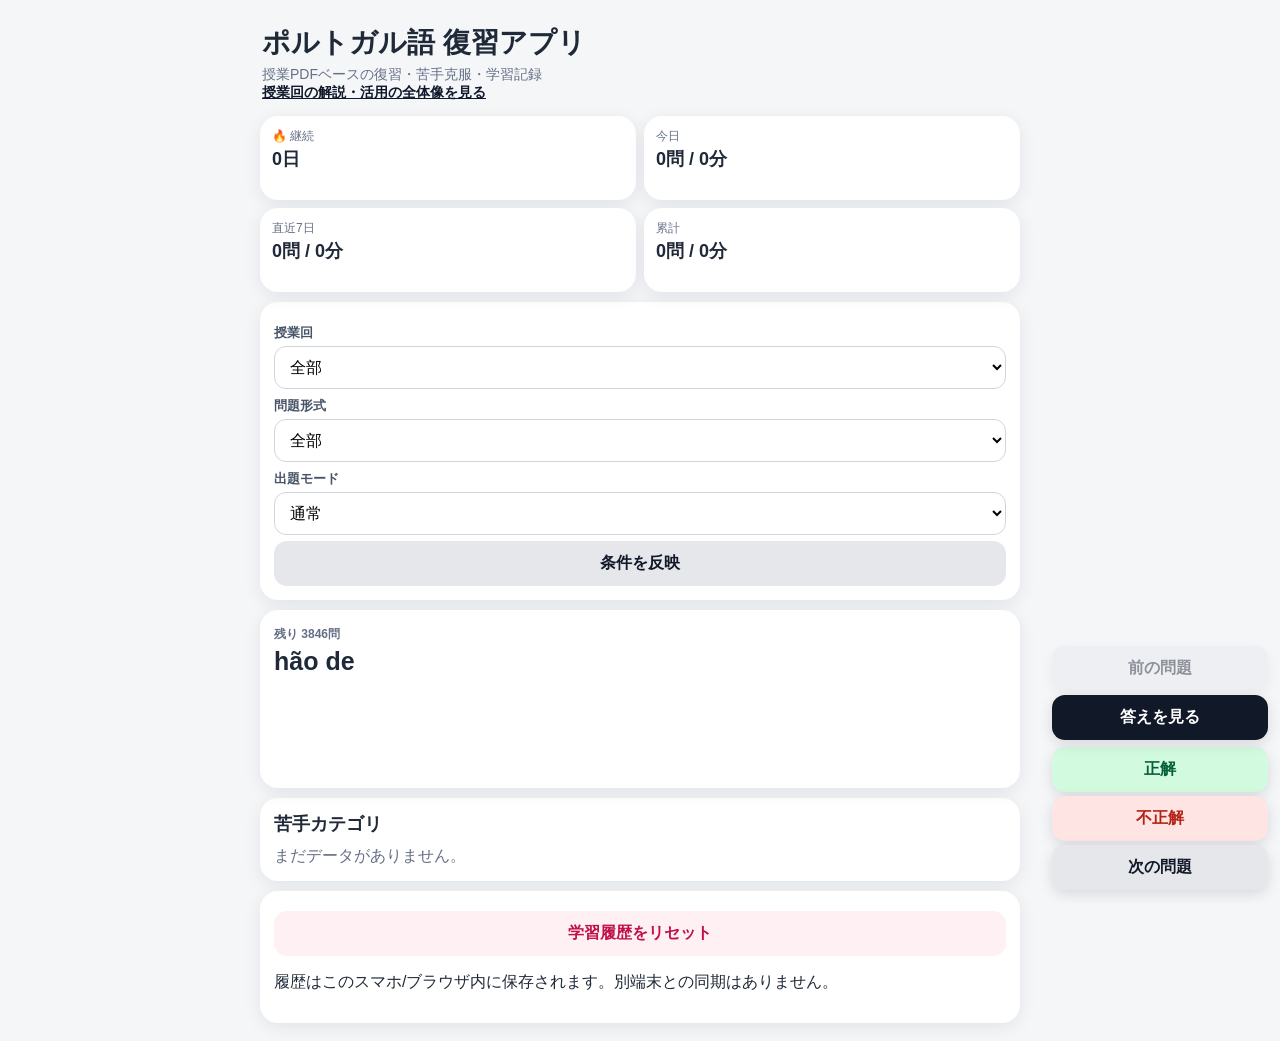
<file: index.html>
<!DOCTYPE html>
<html lang="ja">
<head>
  <meta charset="UTF-8" />
  <meta name="viewport" content="width=device-width, initial-scale=1.0" />
  <title>Portuguese Review App</title>
  <link rel="stylesheet" href="style.css" />
</head>
<body>
  <div class="app">
    <header class="hero">
      <h1>ポルトガル語 復習アプリ</h1>
      <p>授業PDFベースの復習・苦手克服・学習記録</p>
      <p><a href="lessons.html">授業回の解説・活用の全体像を見る</a></p>
    </header>

    <section class="dashboard">
      <div class="dash-card">
        <div class="dash-label">🔥 継続</div>
        <div class="dash-value" id="streakDays">0日</div>
      </div>
      <div class="dash-card">
        <div class="dash-label">今日</div>
        <div class="dash-value" id="todayStats">0問 / 0分</div>
      </div>
      <div class="dash-card">
        <div class="dash-label">直近7日</div>
        <div class="dash-value" id="weekStats">0問 / 0分</div>
      </div>
      <div class="dash-card">
        <div class="dash-label">累計</div>
        <div class="dash-value" id="totalStats">0問 / 0分</div>
      </div>
    </section>

    <section class="card controls">
      <label for="lessonSelect">授業回</label>
      <select id="lessonSelect">
        <option value="all">読み込み中...</option>
      </select>

      <label for="typeSelect">問題形式</label>
      <select id="typeSelect">
        <option value="all">全部</option>
        <option value="vocab_ja_pt">単語（日→葡）</option>
        <option value="vocab_pt_ja">単語（葡→日）</option>
        <option value="fill">穴埋め</option>
        <option value="translation">和訳</option>
        <option value="phrase">短文・定型文</option>
        <option value="composition">作文</option>
        <option value="conversation">会話</option>
      </select>

      <label for="modeSelect">出題モード</label>
      <select id="modeSelect">
        <option value="normal">通常</option>
        <option value="weak">苦手優先</option>
        <option value="recent">直近授業</option>
        <option value="missed">間違い復習</option>
      </select>

      <button class="secondary" id="applyBtn">条件を反映</button>
    </section>

    <section class="card quiz">
      <div class="cycle-status" id="cycleStatus"></div>

      <div class="question" id="question">問題</div>

      <div class="answer-block" id="answerBlock" style="display:none;">
        <div class="answer-title">答え</div>
        <div class="answer" id="answer">答え</div>
        <div class="answer-title" id="explanationTitle">解説</div>
        <div class="explanation" id="explanation">解説</div>
      </div>

      <div class="action-bar">
        <button class="secondary" id="prevBtn">前の問題</button>
        <button class="primary" id="showBtn">答えを見る</button>
        <div class="button-stack">
          <button class="correct" id="correctBtn">正解</button>
          <button class="wrong" id="wrongBtn">不正解</button>
        </div>
        <button class="secondary" id="nextBtn">次の問題</button>
      </div>
    </section>

    <section class="card analysis">
      <h2>苦手カテゴリ</h2>
      <div id="weakAreas" class="weak-list">まだデータがありません。</div>
    </section>

    <section class="card reset">
      <button class="danger" id="resetBtn">学習履歴をリセット</button>
      <p>履歴はこのスマホ/ブラウザ内に保存されます。別端末との同期はありません。</p>
    </section>
  </div>

  <script src="questions.js"></script>
  <script src="app.js"></script>
</body>
</html>
</file>
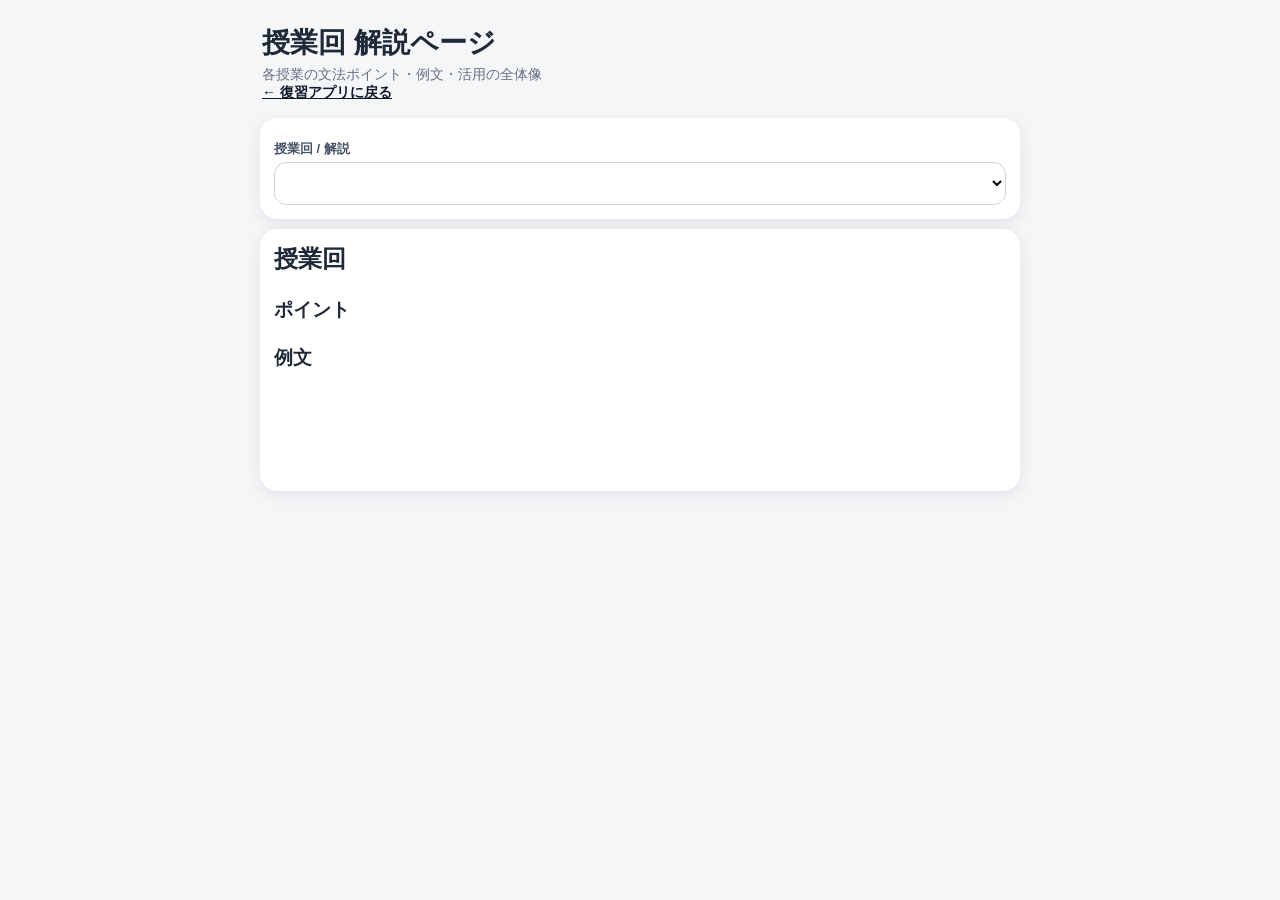
<file: lessons.html>
<!DOCTYPE html>
<html lang="ja">
<head>
  <meta charset="UTF-8" />
  <meta name="viewport" content="width=device-width, initial-scale=1.0" />
  <title>授業回 解説ページ</title>
  <link rel="stylesheet" href="style.css" />
</head>
<body>
  <div class="app">
    <header class="hero">
      <h1>授業回 解説ページ</h1>
      <p>各授業の文法ポイント・例文・活用の全体像</p>
      <p><a href="index.html">← 復習アプリに戻る</a></p>
    </header>

    <section class="card controls">
      <label for="lessonGuideSelect">授業回 / 解説</label>
      <select id="lessonGuideSelect"></select>
    </section>

    <section class="card quiz lesson-guide">
      <h2 id="guideTitle">授業回</h2>
      <p id="guideSummary"></p>
      <div id="guideSections"></div>
      <h3>ポイント</h3>
      <ul id="guidePoints"></ul>
      <h3>例文</h3>
      <div id="guideExamples"></div>
    </section>
  </div>

  <script src="lessons.js"></script>
  <script>
    const select = document.getElementById("lessonGuideSelect");
    const title = document.getElementById("guideTitle");
    const summary = document.getElementById("guideSummary");
    const sections = document.getElementById("guideSections");
    const points = document.getElementById("guidePoints");
    const examples = document.getElementById("guideExamples");

    function esc(s){
      return String(s || "").replace(/[&<>"']/g, m => ({
        "&":"&amp;","<":"&lt;",">":"&gt;",""":"&quot;","'":"&#39;"
      }[m]));
    }

    function render(){
      const id = select.value;
      const lesson = LESSONS.find(x => x.id === id) || LESSONS[0];
      if(!lesson) return;
      title.textContent = lesson.title || lesson.id;
      summary.textContent = lesson.summary || "この授業回の要点を表示します。";

      const ss = lesson.sections || [];
      sections.innerHTML = ss.map(sec => `
        <div class="overview-section">
          <h3>${esc(sec.heading)}</h3>
          <ul>${(sec.items || []).map(item => `<li>${esc(item)}</li>`).join("")}</ul>
        </div>
      `).join("");

      const ps = lesson.points || [];
      points.innerHTML = ps.length
        ? ps.map(p => `<li>${esc(p)}</li>`).join("")
        : "<li>この授業回の問題データから要点を表示しています。</li>";

      const exs = lesson.examples || [];
      examples.innerHTML = exs.length
        ? exs.map(e => `
          <div class="example-card">
            <div class="example-pt">${esc(e.pt)}</div>
            <div class="example-ja">${esc(e.ja)}</div>
          </div>
        `).join("")
        : "<p>この授業回の代表例を表示しています。</p>";
    }

    select.innerHTML = (LESSONS || []).map(l =>
      `<option value="${esc(l.id)}">${esc(l.title || l.id)}</option>`
    ).join("");
    select.addEventListener("change", render);
    render();
  </script>
</body>
</html>
</file>
<file: style.css>
* {
  box-sizing: border-box;
}

body {
  margin: 0;
  padding: 18px;
  background: #f4f6f8;
  color: #1f2937;
  font-family: -apple-system, BlinkMacSystemFont, "Helvetica Neue", Arial, sans-serif;
}

.app {
  max-width: 760px;
  margin: 0 auto;
}

.hero {
  padding: 10px 2px;
}

.hero h1 {
  margin: 0 0 6px;
  font-size: 28px;
}

.hero p {
  margin: 0;
  color: #667085;
  font-size: 14px;
}

.dashboard {
  display: grid;
  grid-template-columns: 1fr 1fr;
  gap: 10px;
  margin-top: 12px;
}

.dash-card,
.card {
  background: #fff;
  border-radius: 18px;
  box-shadow: 0 4px 18px rgba(15, 23, 42, 0.08);
}

.dash-card {
  padding: 14px;
}

.dash-label {
  font-size: 12px;
  color: #667085;
}

.dash-value {
  margin-top: 4px;
  font-size: 20px;
  font-weight: 800;
}

.card {
  padding: 18px;
  margin-top: 14px;
}

label {
  display: block;
  margin: 12px 0 6px;
  font-size: 13px;
  font-weight: 700;
  color: #475467;
}

select {
  width: 100%;
  padding: 13px;
  border: 1px solid #d0d5dd;
  border-radius: 12px;
  background: #fff;
  font-size: 16px;
}

.meta {
  display: flex;
  flex-wrap: wrap;
  gap: 8px;
  margin-bottom: 14px;
}

.meta span {
  background: #eef2ff;
  color: #3538cd;
  border-radius: 999px;
  padding: 6px 10px;
  font-size: 12px;
  font-weight: 700;
}

.question {
  white-space: pre-line;
  font-size: 25px;
  font-weight: 800;
  line-height: 1.45;
  min-height: 95px;
  margin: 18px 0;
}

.answer-block {
  display: none;
  background: #f8fafc;
  border-radius: 14px;
  padding: 14px;
  margin-bottom: 12px;
}

.answer-title {
  font-size: 12px;
  font-weight: 800;
  color: #667085;
  margin-top: 8px;
}

.answer {
  white-space: pre-line;
  font-size: 22px;
  font-weight: 800;
  color: #047857;
  margin: 4px 0 10px;
}

.explanation {
  white-space: pre-line;
  line-height: 1.55;
  color: #344054;
}

button {
  width: 100%;
  border: 0;
  border-radius: 13px;
  padding: 14px;
  margin-top: 10px;
  font-size: 16px;
  font-weight: 800;
  cursor: pointer;
}

.primary {
  background: #111827;
  color: #fff;
}

.secondary {
  background: #e5e7eb;
  color: #111827;
}

.correct {
  background: #d1fadf;
  color: #05603a;
}

.wrong {
  background: #fee4e2;
  color: #b42318;
}

.danger {
  background: #fff1f3;
  color: #c01048;
}

.button-row {
  display: grid;
  grid-template-columns: 1fr 1fr;
  gap: 10px;
}

.analysis h2 {
  margin: 0 0 10px;
  font-size: 18px;
}

.weak-list {
  color: #667085;
}

.weak-item {
  display: flex;
  justify-content: space-between;
  gap: 12px;
  padding: 10px 0;
  border-bottom: 1px solid #eef2f6;
  font-size: 14px;
}

.note {
  color: #667085;
  font-size: 13px;
  line-height: 1.5;
}

@media (max-width: 480px) {
  body {
    padding: 14px;
  }

  .hero h1 {
    font-size: 24px;
  }

  .question {
    font-size: 23px;
  }

  .dashboard {
    grid-template-columns: 1fr 1fr;
  }
}

.answer-below-actions {
  margin-top: 14px;
  margin-bottom: 0;
}

.quiz .primary,
.quiz .button-row,
.quiz .secondary {
  position: relative;
  z-index: 2;
}

/* v2.0 compact UI */
.card{padding:14px;margin-top:10px;}
.question{min-height:58px;margin:12px 0;line-height:1.32;}
.answer-block{padding:12px;margin-top:10px;margin-bottom:0;}
.answer-title{margin-top:4px;line-height:1.2;}
.answer{margin:2px 0 6px;line-height:1.35;}
.explanation{line-height:1.42;}
button{padding:12px;margin-top:8px;}
.dashboard{gap:8px;margin-top:8px;}
.dash-card{padding:12px;}
label{margin:8px 0 4px;}
select{padding:11px;}
.meta{gap:6px;margin-bottom:10px;}
.hero{padding:6px 2px;}
.hero h1{margin-bottom:4px;}

/* v2.3 motivation */
.dash-card {
  min-height: 84px;
}

.dash-value {
  font-size: 18px;
  line-height: 1.2;
}

/* v2.7 compact weekly UI */
.dashboard {
  gap: 8px;
}

.card {
  padding: 14px;
  margin-top: 10px;
}

.question {
  min-height: 58px;
  margin: 10px 0 12px;
  line-height: 1.32;
}

.answer-block {
  margin-bottom: 6px;
  padding: 10px 0 6px;
}

.answer-title {
  margin-top: 2px;
  line-height: 1.15;
}

.answer {
  margin: 2px 0 4px;
  line-height: 1.28;
}

.explanation {
  line-height: 1.36;
}

button {
  padding: 12px;
  margin-top: 6px;
}

#showBtn {
  margin-bottom: 4px;
}

.button-row {
  margin-top: 4px;
  gap: 8px;
}

.dash-value {
  line-height: 1.2;
  font-size: 18px;
}

/* v2.10 fixed action buttons, normal answer block above question */
.quiz {
  position: relative;
  padding-bottom: 200px;
}

.answer-block {
  display: none;
  margin-bottom: 12px;
}

.action-bar {
  position: fixed;
  right: 14px;
  bottom: 12px;
  width: min(420px, calc(100vw - 28px));
  z-index: 40;
}

.action-bar button {
  box-shadow: 0 4px 14px rgba(0, 0, 0, 0.12);
}

#showBtn {
  margin-bottom: 3px;
}

.button-row {
  margin-top: 3px;
  margin-bottom: 3px;
}

@media (max-width: 640px) {
  .action-bar {
    right: 10px;
    bottom: 10px;
    width: calc(100vw - 20px);
  }
}

/* v2.11 fixed thumb-friendly vertical buttons */
.quiz {
  position: relative;
  padding-bottom: 210px;
}

.question {
  min-height: 38px;
  margin: 6px 0 4px;
  line-height: 1.25;
}

.answer-block {
  margin: 0 0 4px 0;
  padding: 6px 0 2px 0;
}

.answer-title {
  margin-top: 2px;
  margin-bottom: 2px;
  line-height: 1.12;
}

.answer {
  margin: 1px 0 3px;
  line-height: 1.22;
}

.explanation {
  line-height: 1.32;
}

.action-bar {
  position: fixed;
  right: 12px;
  bottom: 10px;
  width: min(360px, calc(100vw - 24px));
  z-index: 40;
  display: flex;
  flex-direction: column;
  gap: 4px;
}

.action-bar button {
  margin-top: 0;
  box-shadow: 0 4px 14px rgba(0, 0, 0, 0.12);
}

.button-stack {
  display: flex;
  flex-direction: column;
  gap: 4px;
  align-items: flex-end;
}

.button-stack .correct,
.button-stack .wrong {
  width: 60%;
  min-width: 140px;
  align-self: flex-end;
}

#showBtn,
#nextBtn {
  width: 100%;
}

@media (max-width: 640px) {
  .action-bar {
    right: 10px;
    bottom: 10px;
    width: calc(100vw - 20px);
  }

  .button-stack .correct,
  .button-stack .wrong {
    width: 60%;
    min-width: 0;
  }
}

/* v2.13 button width cleanup */
.action-bar {
  display: flex;
  flex-direction: column;
  gap: 4px;
}

.button-stack {
  display: flex;
  flex-direction: column;
  gap: 4px;
  align-items: flex-end;
}

.action-bar .primary,
.action-bar .secondary,
.button-stack .correct,
.button-stack .wrong {
  width: 60%;
  min-width: 140px;
  align-self: flex-end;
}

.question {
  min-height: 28px;
  margin: 4px 0 2px;
  line-height: 1.2;
}

.answer-block {
  margin: 0 0 4px 0;
  padding: 4px 0 1px 0;
}

.answer-title {
  margin-top: 1px;
  margin-bottom: 1px;
}

.answer {
  margin: 0 0 2px;
}

.explanation {
  line-height: 1.25;
}

/* v2.14 overrides: button width and compact spacing */
.quiz {
  padding-bottom: 120px !important;
}

.question {
  min-height: 0 !important;
  margin: 4px 0 2px !important;
  line-height: 1.15 !important;
}

.answer-block {
  margin: 0 0 2px 0 !important;
  padding: 2px 0 0 0 !important;
}

.answer-title {
  margin-top: 0 !important;
  margin-bottom: 0 !important;
}

.answer {
  margin: 0 0 2px !important;
}

.explanation {
  line-height: 1.2 !important;
}

/* Make all action buttons match the same width */
#showBtn,
#nextBtn,
.button-stack .correct,
.button-stack .wrong {
  width: 60% !important;
  min-width: 140px !important;
  align-self: flex-end !important;
}

.action-bar {
  display: flex !important;
  flex-direction: column !important;
  gap: 4px !important;
}

.button-stack {
  display: flex !important;
  flex-direction: column !important;
  gap: 4px !important;
  align-items: flex-end !important;
}

#showBtn,
#nextBtn {
  margin-top: 0 !important;
}

/* v2.15 cycle indicator and compact spacing */
.quiz {
  position: relative;
  padding-bottom: 110px !important;
}

.cycle-status {
  margin: 2px 0 4px;
  font-size: 12px;
  font-weight: 700;
  color: #667085;
  min-height: 16px;
}

.question {
  min-height: 0 !important;
  margin: 4px 0 2px !important;
  line-height: 1.15 !important;
}

.answer-block {
  margin: 0 0 2px 0 !important;
  padding: 2px 0 0 0 !important;
}

.answer-title {
  margin-top: 0 !important;
  margin-bottom: 0 !important;
  line-height: 1.05 !important;
}

.answer {
  margin: 0 0 2px !important;
  line-height: 1.15 !important;
}

.explanation {
  line-height: 1.2 !important;
}

.action-bar {
  display: flex !important;
  flex-direction: column !important;
  gap: 4px !important;
  position: fixed;
  right: 12px;
  bottom: 10px;
  width: min(360px, calc(100vw - 24px));
  z-index: 40;
}

.button-stack {
  display: flex !important;
  flex-direction: column !important;
  gap: 4px !important;
  align-items: flex-end !important;
}

#showBtn,
#nextBtn,
.button-stack .correct,
.button-stack .wrong {
  width: 60% !important;
  min-width: 140px !important;
  align-self: flex-end !important;
}

@media (max-width: 640px) {
  .action-bar {
    right: 10px;
    bottom: 10px;
    width: calc(100vw - 20px);
  }

  #showBtn,
  #nextBtn,
  .button-stack .correct,
  .button-stack .wrong {
    min-width: 0 !important;
  }
}

/* v2.17 cleanup */
.meta,
.hidden-meta {
  display: none !important;
}

.question {
  margin-top: 2px !important;
}

.answer-block {
  margin-top: 2px !important;
}

#showBtn,
#nextBtn,
.button-stack .correct,
.button-stack .wrong {
  width: 60% !important;
  min-width: 140px !important;
  align-self: flex-end !important;
}


/* v2.18 remove inline question instruction */
.question .instruction,
.question-instruction,
.prompt-instruction {
  display: none !important;
}


/* v2.19 cleanup */
.question-instruction,
.prompt-instruction,
.question .instruction {
  display: none !important;
}


/* v2.23 app.js separated compatibility */
.hidden-meta,
.meta {
  display: none !important;
}

#showBtn,
#nextBtn,
.button-stack .correct,
.button-stack .wrong {
  width: 60% !important;
  min-width: 140px !important;
  align-self: flex-end !important;
}

.question {
  margin-top: 2px !important;
}


/* Lesson guide page */
.lesson-guide h2 { margin-top: 0; }
.lesson-guide h3 { margin-top: 22px; margin-bottom: 10px; }
.lesson-guide ul { padding-left: 1.2em; line-height: 1.8; }
.example-card {
  border: 1px solid rgba(15, 23, 42, 0.12);
  border-radius: 14px;
  padding: 14px 16px;
  margin: 10px 0;
  background: #fff;
}
.example-pt { font-weight: 800; margin-bottom: 6px; }
.example-ja { color: #475569; }
.hero a { color: #0f172a; font-weight: 700; }


/* v2.29 previous button and conjugation overview */
#prevBtn,
#showBtn,
#nextBtn,
.button-stack .correct,
.button-stack .wrong {
  width: 60% !important;
  min-width: 140px !important;
  align-self: flex-end !important;
}
#prevBtn:disabled {
  opacity: 0.45;
  cursor: not-allowed;
}
.overview-section {
  border: 1px solid rgba(15, 23, 42, 0.12);
  border-radius: 14px;
  padding: 14px 16px;
  margin: 12px 0;
  background: #fff;
}
.overview-section h3 {
  margin-top: 0;
}
.overview-section ul {
  margin-bottom: 0;
}
</file>
